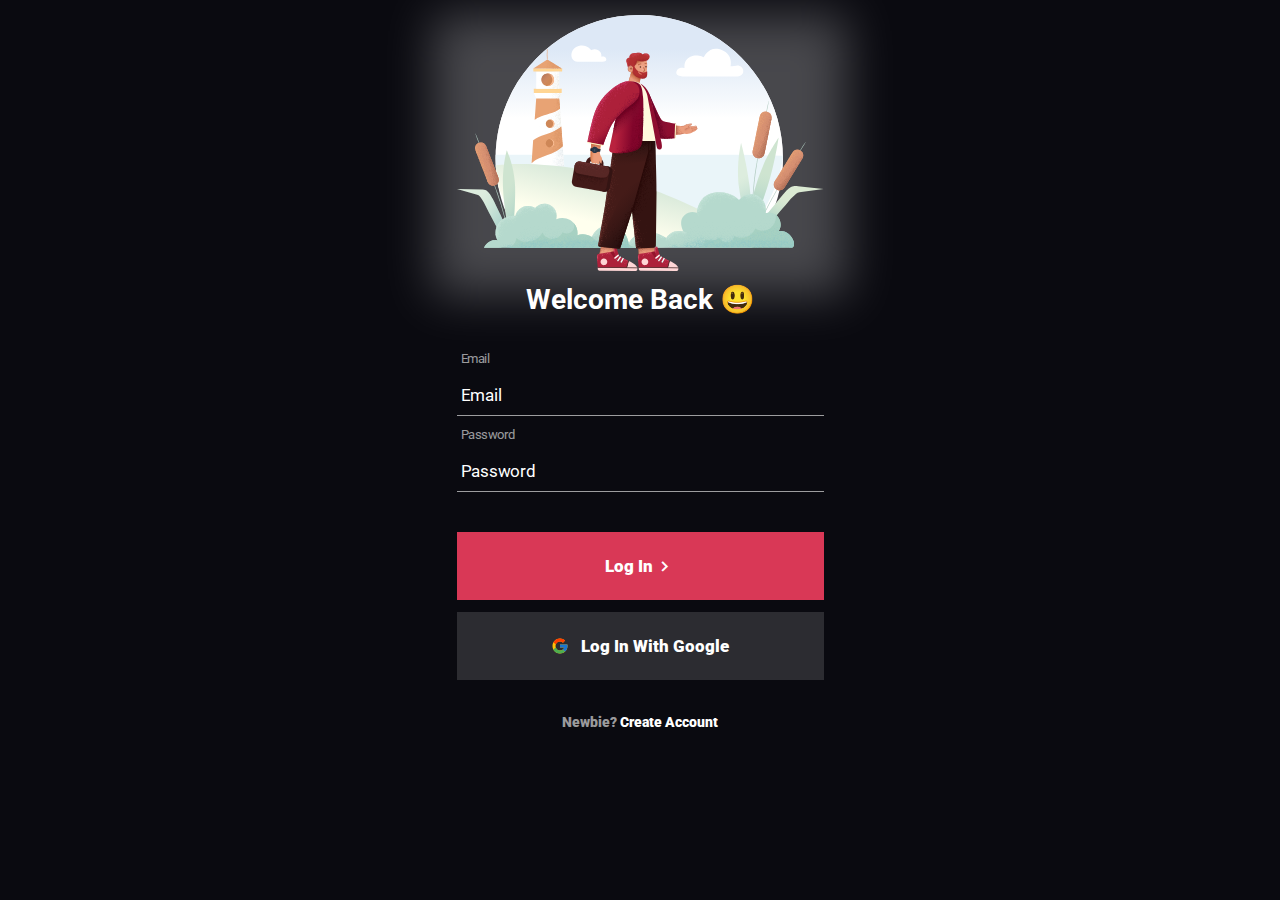
<file: index.html>
<!DOCTYPE html>
<html lang="pt-br">

<head>
    <meta charset="UTF-8">
    <meta http-equiv="X-UA-Compatilbe" content="IE=edge">
    <meta name="viewport" content="width=device-width, initial-scale=1.0">
    <link rel="preconnect" href="https://fonts.googleapis.com">
    <link rel="preconnect" href="https://fonts.gstatic.com" crossorigin>
    <link
        href="https://fonts.googleapis.com/css2?family=Montserrat:wght@300;400;600&family=Poppins:ital,wght@0,300;0,400;0,500;0,600;0,700;0,800;0,900;1,300;1,400;1,500;1,600;1,700;1,800;1,900&family=Roboto:wght@400;700;900&display=swap"
        rel="stylesheet">
    <link href='https://unpkg.com/boxicons@2.1.4/css/boxicons.min.css' rel='stylesheet'>
    <link rel="stylesheet" href="style.css">
    <title>Login App</title>
</head>

<body>
    <main>
        <div class="blur"></div>
        <img src="./Assets/login-img.svg" alt="imagem homem com mala">
        <h1>Welcome Back 😃</h1>

        <div class="container-inputs">
            <label>Email</label>
            <input placeholder="Email" type="email">

            <label>Password</label>
            <input placeholder="Password" type="password">
        </div>

        <button class="btn-login">Log In
            <i class='bx bx-chevron-right'></i>
        </button>
        <button class="btn-google">
            <img src="./Assets/icon-google.svg" alt="logo do Google">
            Log In With Google
        </button>

        <div class="container-link">
            <a href="./singup.html">Newbie?
                <span>Create Account</span>
            </a>
        </div>

    </main>
</body>
</html>
</file>
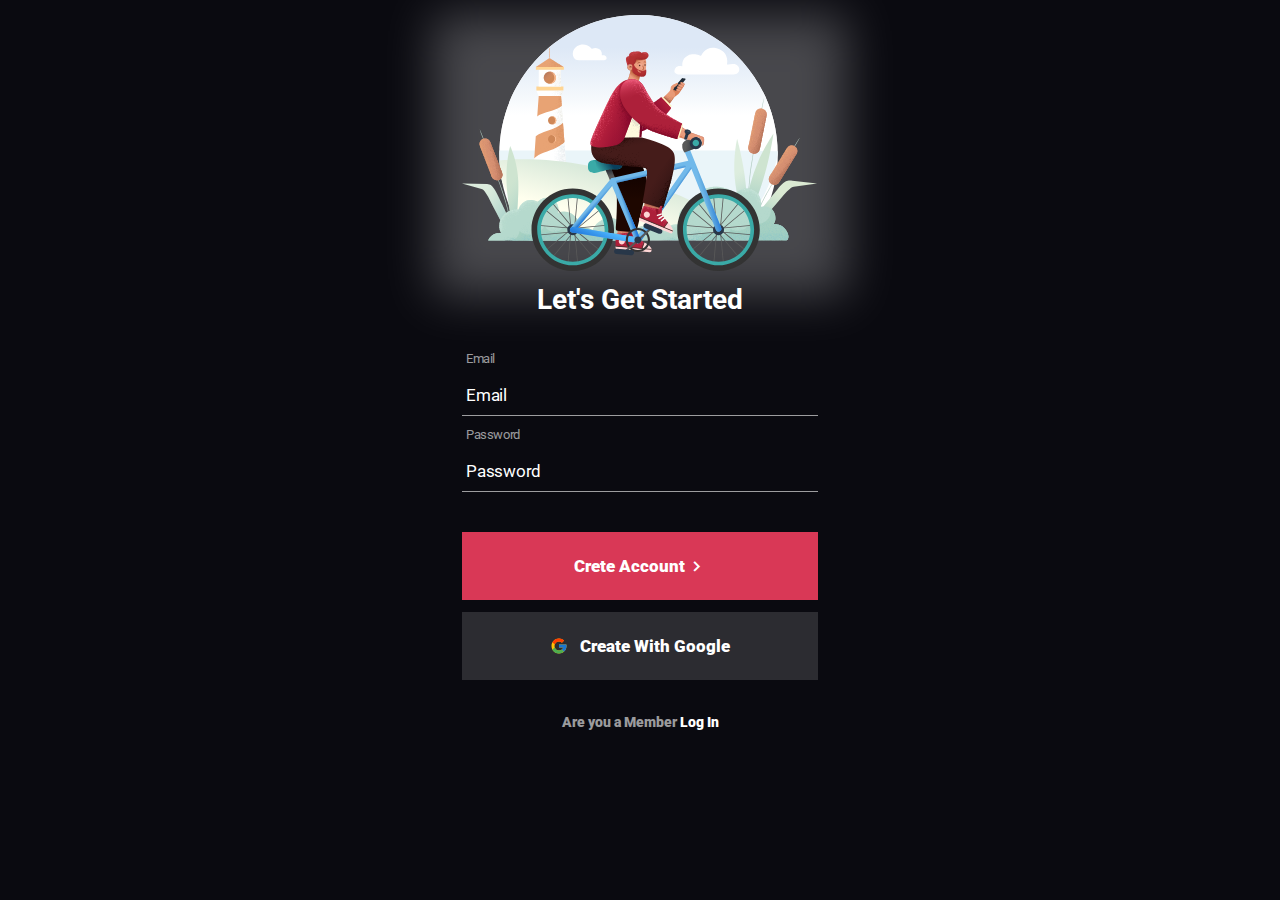
<file: singup.html>
<!DOCTYPE html>
<html lang="pt-br">

<head>
    <meta charset="UTF-8">
    <meta http-equiv="X-UA-Compatilbe" content="IE=edge">
    <meta name="viewport" content="width=device-width, initial-scale=1.0">
    <link rel="preconnect" href="https://fonts.googleapis.com">
    <link rel="preconnect" href="https://fonts.gstatic.com" crossorigin>
    <link
        href="https://fonts.googleapis.com/css2?family=Montserrat:wght@300;400;600&family=Poppins:ital,wght@0,300;0,400;0,500;0,600;0,700;0,800;0,900;1,300;1,400;1,500;1,600;1,700;1,800;1,900&family=Roboto:wght@400;700;900&display=swap"
        rel="stylesheet">
    <link href='https://unpkg.com/boxicons@2.1.4/css/boxicons.min.css' rel='stylesheet'>
    <link rel="stylesheet" href="style.css">
    <title>Login App</title>
</head>

<body>
    <main>
        <div class="blur"></div>
        <img src="./Assets/singup-img.svg" alt="imagem homem na bicicleta">
        <h1>Let's Get Started </h1>

        <div class="container-inputs">
            <label>Email</label>
            <input placeholder="Email" type="email">

            <label>Password</label>
            <input placeholder="Password" type="password">
        </div>

        <button class="btn-login">
            Crete Account
            <i class='bx bx-chevron-right'></i>
        </button>
        <button class="btn-google">
            <img src="./Assets/icon-google.svg" alt="logo do Google">
            Create With Google
        </button>

        <div class="container-link">
            <a href="./index.html">
                Are you a Member
                <span>Log In</span>
            </a>
        </div>

    </main>
</body>
</html>
</file>
<file: style.css>
*{
    margin: 0;
    padding: 0;
    box-sizing: border-box;
    font-family: 'Roboto', sans-serif;
}

body {
    display: flex;
    justify-content: center;
    background-color:#0A0A10;;
}

main {
    display: flex;
    flex-direction: column;
    align-items: center;
    padding: 15px 0px;
    max-width: 414px;
    min-height: 100vh;
    gap: 12px;

}

.blur {
    width: 414px;
    height: 280px;
    background: #FFF;
    position: absolute;
    z-index: -1;
    fill: #FFF;
    opacity: 0.25;
    filter: blur(24px);

}

h1 {
font-size: 28px;
font-weight: 700;
line-height: 33px;
text-align: center;
color: #FFF;
}

.container-inputs {
    margin-top: 20px;
    display: flex;
    flex-direction: column;
    width: 100%;
}

label {
font-weight: 400;
font-size: 13px;
line-height: 22px;
letter-spacing: -0.408px;
color: rgba(255, 255, 255, 0.60);
margin-bottom: 4px;
margin-left: 4px;
}

input {
    width: 100%;
    height: 42px;
    margin-bottom: 8px;
    background: transparent;
    outline: none;
    border: none;
    border-bottom: 1px solid  rgba(255, 255, 255, 0.60);
    font-size: 17px;
    font-weight: 400;
    line-height: 20px; /* 117.647% */
    letter-spacing: -0.24px;
    color: #FFF;
    padding-left: 4px;
}

input::placeholder {
    font-weight: 400;
    font-size: 17px;
    line-height: 20px;
    letter-spacing: -0.24px;
    color: #FFF;
}


.btn-login {
    margin-top: 20px;
    width: 100%;
    height: 68px;
    background: #D93856;
    font-weight: 900;
    font-size: 17px;
    line-height: 2px;
    color: #FFF;
    display: flex;
    align-items: center;
    justify-content: center;
    transition: .3s ease;
    border: none;
}

.btn-login:hover {
    background: #ce2340;
    /* opacity: 0.8; */
    cursor: pointer;
}

.btn-login:active {
    background: #ce2340;
    opacity: 0.6;
    cursor: pointer;
}

.btn-google {
    width: 100%;
    height: 68px;
    display: flex;
    align-items: center;
    justify-content: center;
    transition: .3s ease;
    border: none;
    background: rgba(255, 255, 255, 0.14);
    font-weight: 900;
    font-size: 17px;
    line-height: 2px;
    color: #FFF;
    gap: 12px;
}

.btn-google:hover {
    cursor: pointer;
    opacity: .8;
}


.btn-google:active {
    cursor: pointer;
    opacity: .6;
}

i {
    font-weight: 900;
    font-size: 22px;
    line-height: 2px;    
}

.container-link {
    margin-top: 20px;
    position: relative;
}

a {
font-weight: 900;
font-size: 14px;
line-height: 16px;
color: rgba(255, 255, 255, 0.60);
text-decoration: none;
}

a::after {
    content: "";
    width: 0;
    height: 2px;
    position: absolute;
    background: #ce2340;
    bottom: -3px;
    left: 0;
    transition: .9s ease;
}

a:hover::after {
    content: "";
    width: 100%;
    height: 2px;
    position: absolute;
    background: #ce2340;
    bottom: -3px;
    left: 0;
}

span {
    color: #FFF;    
}
</file>
